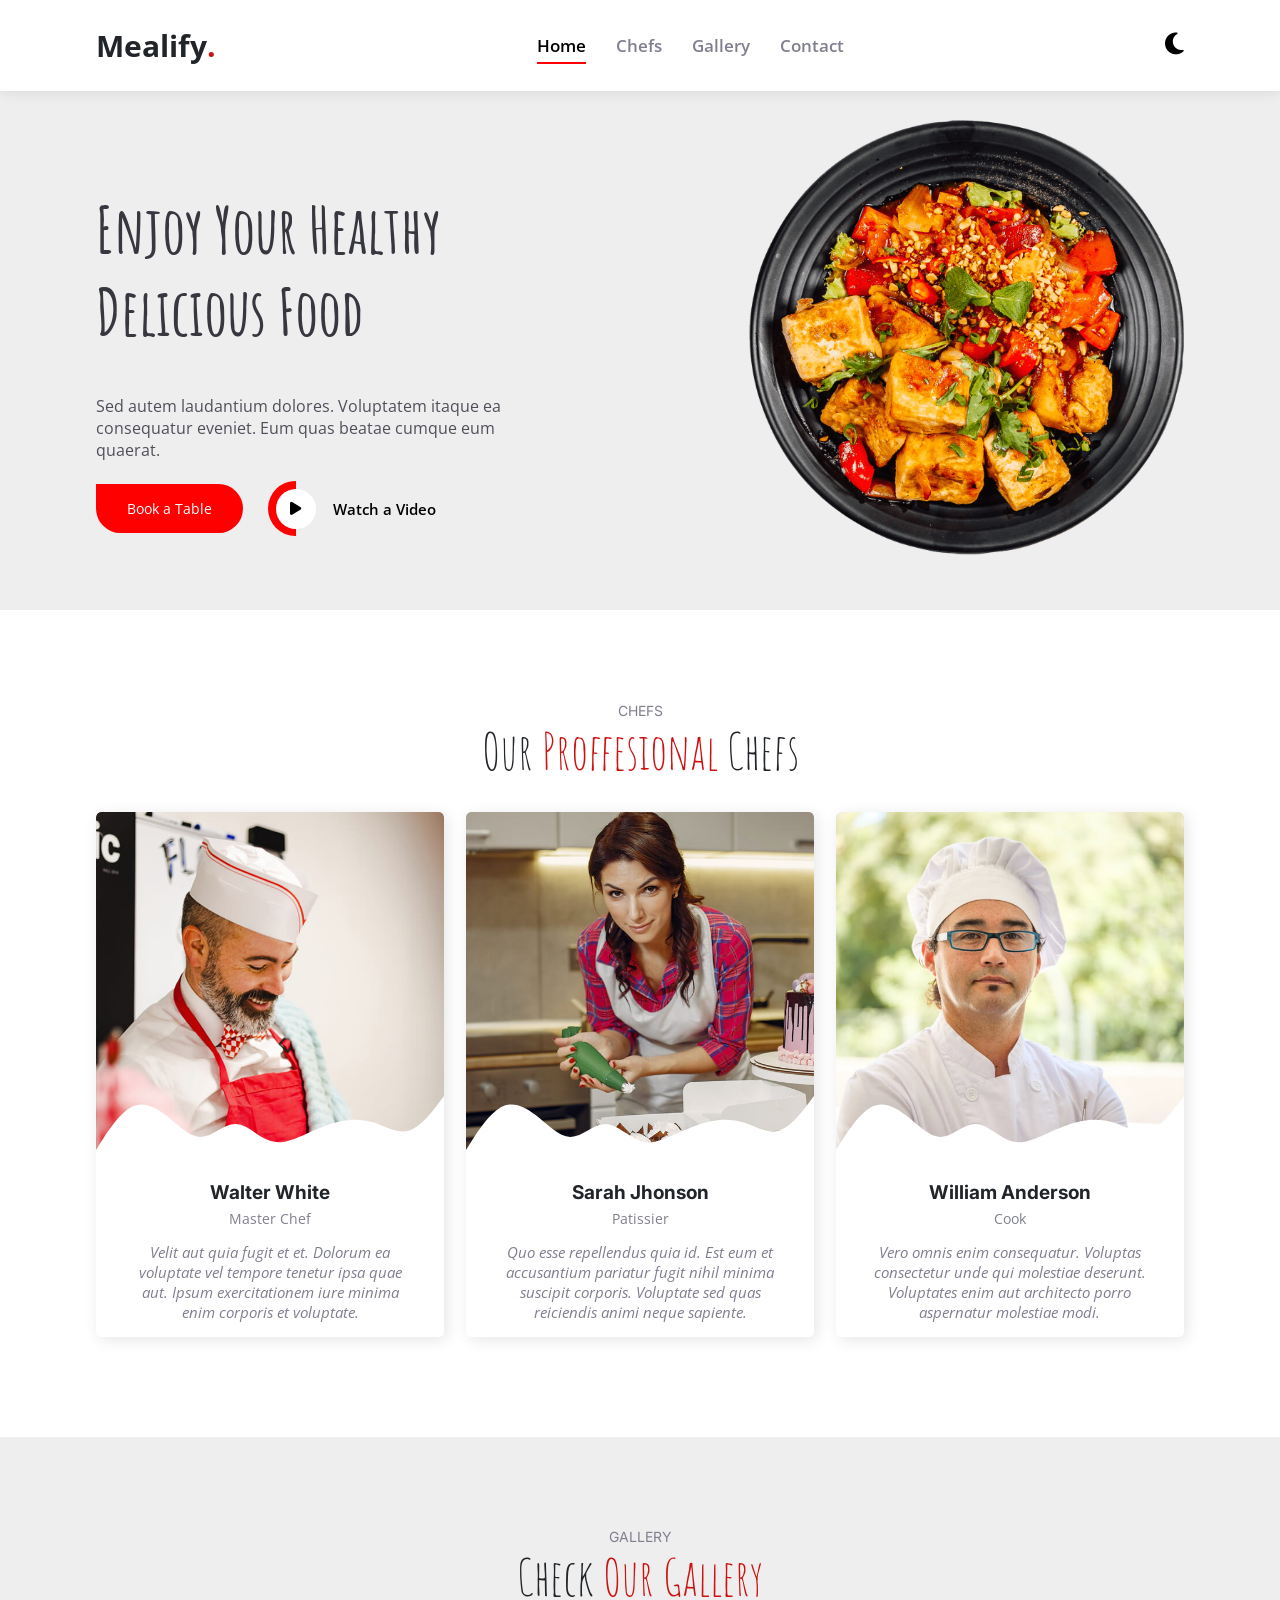
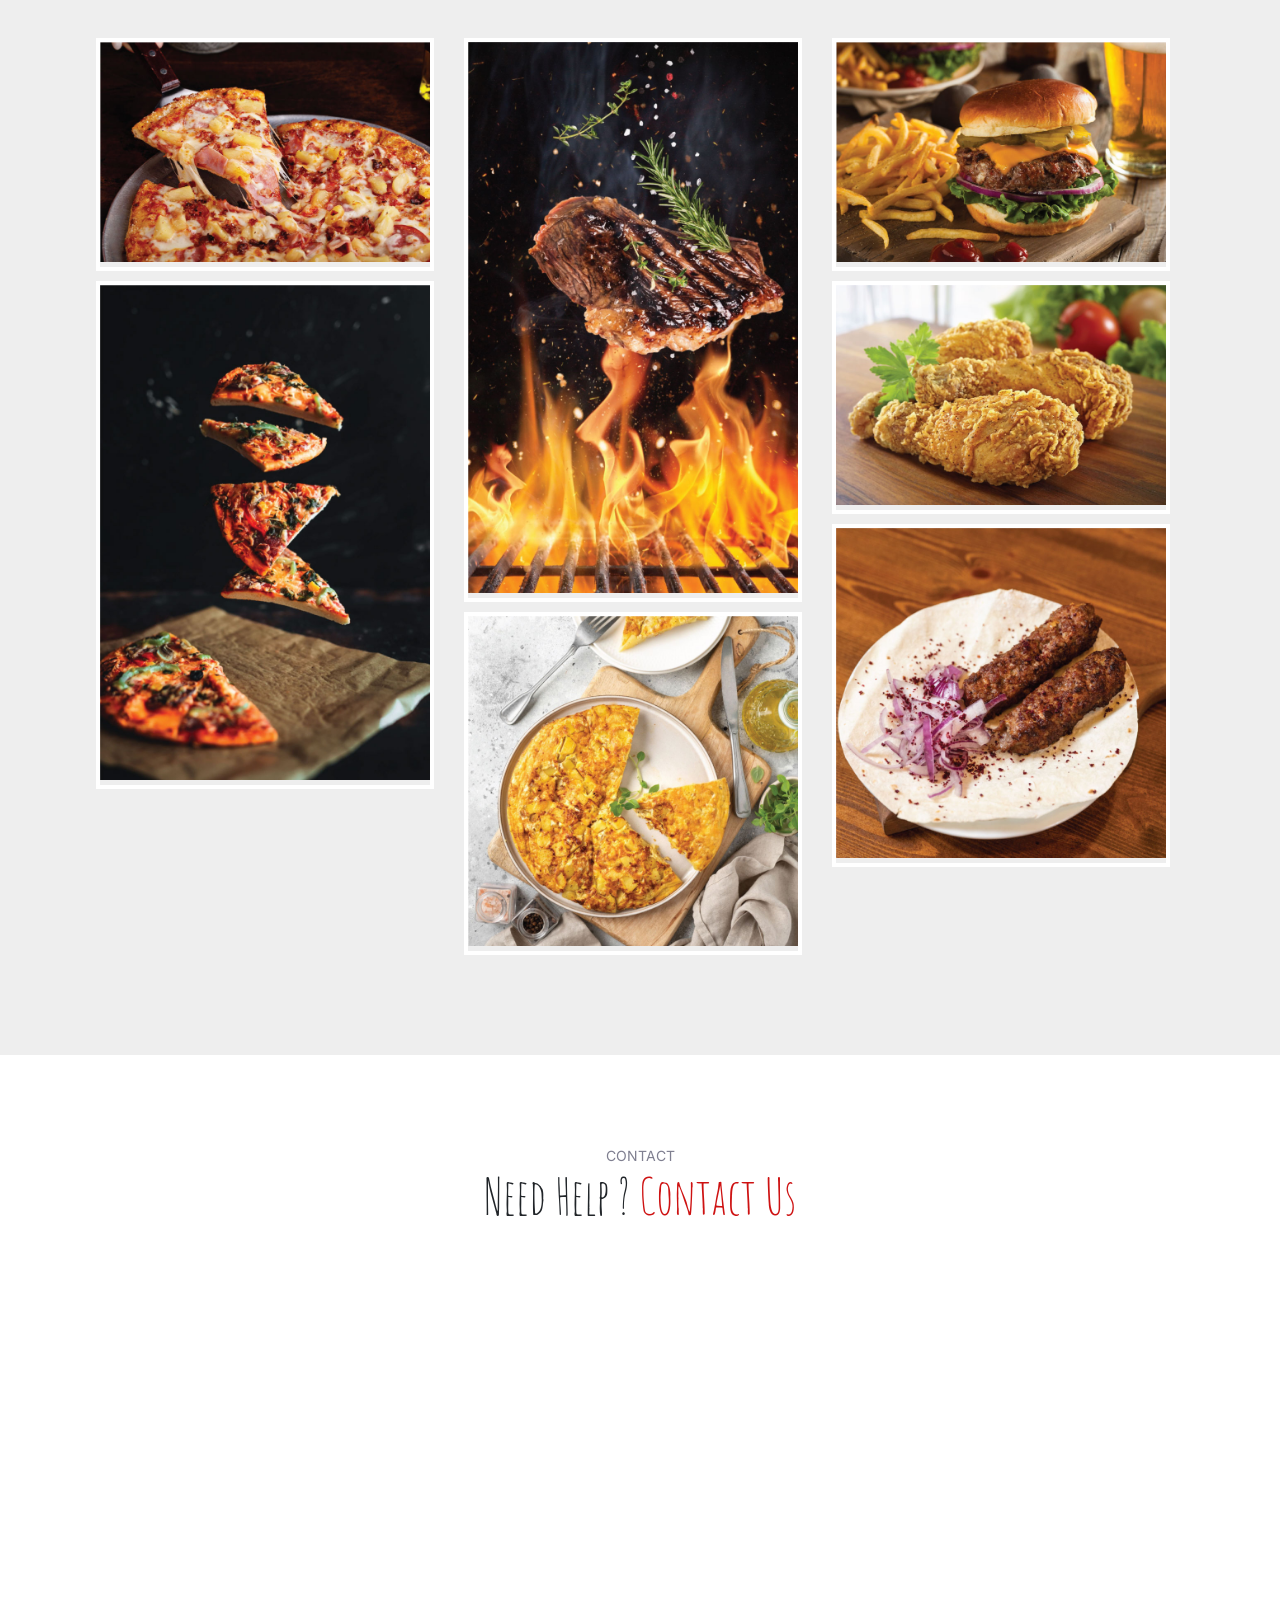
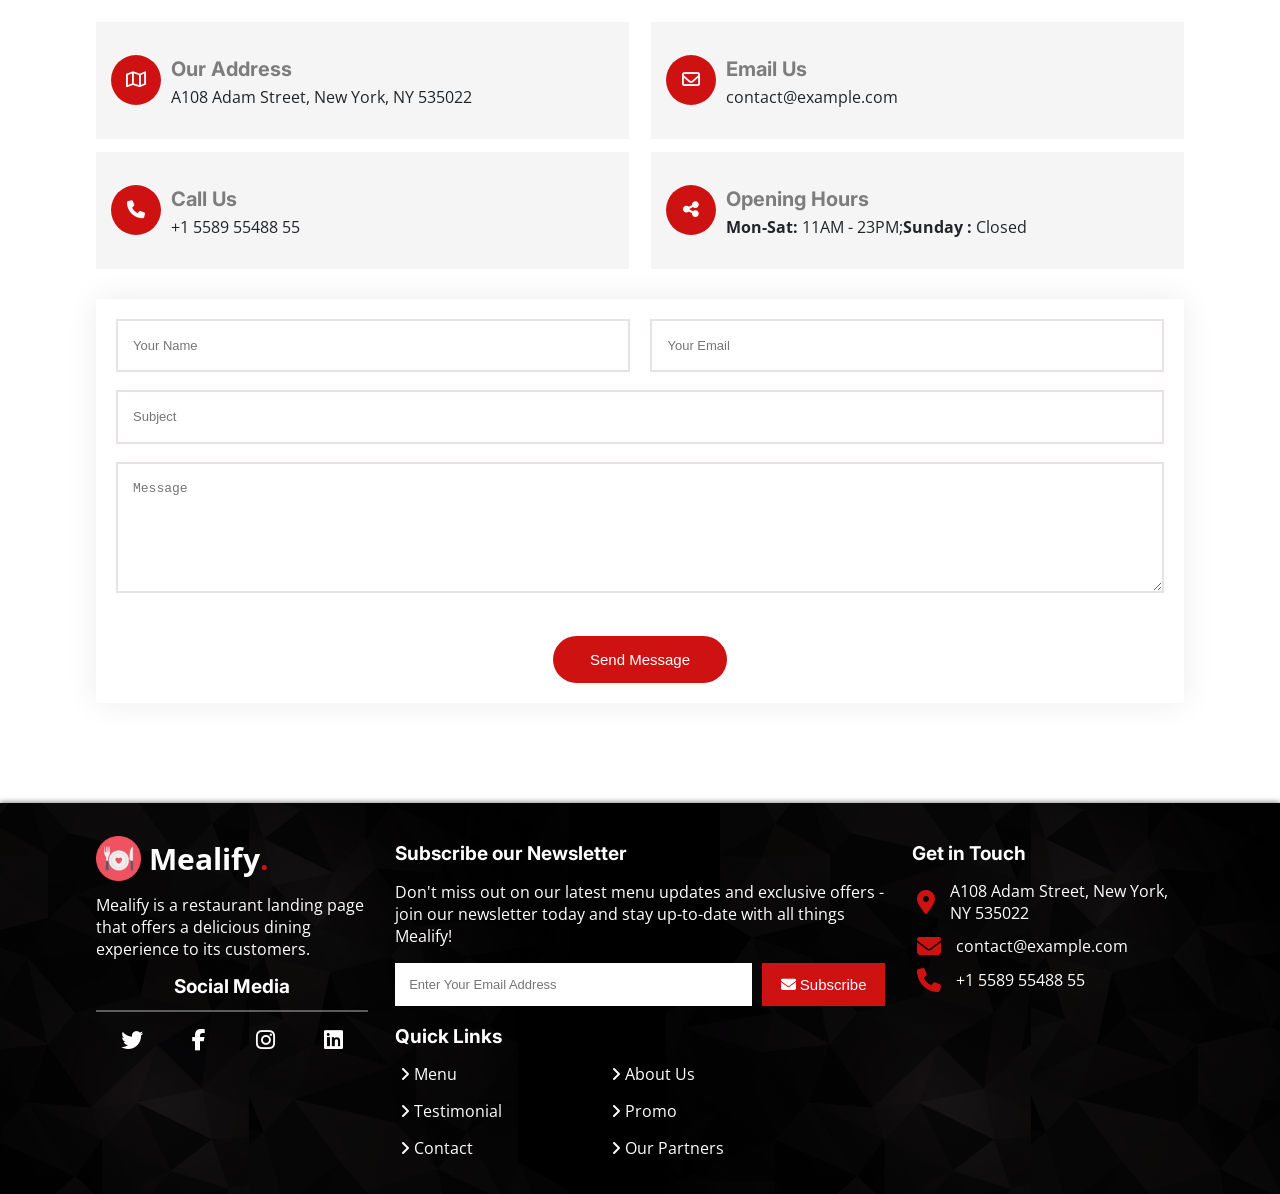
<file: index.html>
<!DOCTYPE html>
<html lang="en">

    <head>
        <meta charset="UTF-8">
        <meta name="viewport" content="width=device-width, initial-scale=1.0">
        <title>Mealify</title>
        <link rel="shortcut icon" href="img/favicon.png" type="image/x-icon">
        <link rel="preconnect" href="https://fonts.googleapis.com">
        <link rel="preconnect" href="https://fonts.gstatic.com" crossorigin>
        <link
            href="https://fonts.googleapis.com/css2?family=Amatic+SC:wght@400;700&family=Inter:wght@100..900&family=Open+Sans:ital,wght@0,300..800;1,300..800&display=swap"
            rel="stylesheet">
        <link rel="stylesheet" href="css/all.min.css">
        <link rel="stylesheet" href="css/style.css">
        <link rel="stylesheet" href="css/media.css">
    </head>
    </div>

    <body>
        <nav>
            <div class="container">
                <div class="nav-parent">
                    <div class="nav-logo">
                        <h2>Mealify<span>.</span></h2>
                    </div>
                    <div class="nav-links">
                        <ul>
                            <li><a href="#home">Home</a></li>
                            <li><a href="#chefs">Chefs</a></li>
                            <li><a href="#gallery">Gallery</a></li>
                            <li><a href="#contact">Contact</a></li>
                        </ul>
                    </div>

                    <div class="nav-icon">
                        <i class="fa-solid fa-moon" style="color: #000000;"></i>
                    </div>
                </div>

        </nav>
        <header id="home">
            <div class="container">
                <div class="header-parent">
                    <div class="header-content">
                        <h1>Enjoy Your Healthy <br> Delicious Food</h1>
                        <p>Sed autem laudantium dolores. Voluptatem itaque ea consequatur eveniet. Eum quas beatae
                            cumque eum quaerat.</p>
                        <div class="btn-group">
                            <a class="btn1">
                                Book a Table
                            </a>
                            <a class="btn2">
                                <div class="btn2-icon">
                                    <i class="fa-solid fa-play"></i>
                                </div>
                                Watch a Video
                            </a>
                        </div>
                    </div>
                    <picture class="header-img">
                        <img src="img/hero-img.png" alt="Dish">
                    </picture>
                </div>
            </div>
        </header>

        <!-- chefs -->
        <section class="chef space-y" id="chefs">
            <div class="container">
                <div class="chef-content text-center">
                    <h2 class="title-head">chefs</h2>
                    <h3 class="title-content">Our <span>Proffesional</span> Chefs</h3>
                </div>
                <div class="chef-cards">
                    <div class="card">
                        <div class="social-icons">
                            <i class="fa-brands fa-twitter"></i>
                            <i class="fa-brands fa-facebook-f"></i>
                            <i class="fa-brands fa-instagram"></i>
                            <i class="fa-brands fa-linkedin"></i>
                        </div>
                        <div class="card-img">
                            <img src="img/chefs-1.jpg" alt="">
                            <svg xmlns="http://www.w3.org/2000/svg" viewBox="0 0 1440 320">
                                <path fill="#ffffff" fill-opacity="1"
                                    d="M0,256L24,218.7C48,181,96,107,144,80C192,53,240,75,288,112C336,149,384,203,432,202.7C480,203,528,149,576,149.3C624,149,672,203,720,218.7C768,235,816,213,864,192C912,171,960,149,1008,138.7C1056,128,1104,128,1152,144C1200,160,1248,192,1296,176C1344,160,1392,96,1416,64L1440,32L1440,320L1416,320C1392,320,1344,320,1296,320C1248,320,1200,320,1152,320C1104,320,1056,320,1008,320C960,320,912,320,864,320C816,320,768,320,720,320C672,320,624,320,576,320C528,320,480,320,432,320C384,320,336,320,288,320C240,320,192,320,144,320C96,320,48,320,24,320L0,320Z">
                                </path>
                            </svg>
                        </div>
                        <div class="card-content text-center">
                            <h2>Walter White</h2>
                            <p>Master Chef</p>
                            <p>Velit aut quia fugit et et. Dolorum ea voluptate vel tempore tenetur ipsa quae aut.
                                Ipsum exercitationem iure minima
                                enim corporis et voluptate.</p>
                        </div>

                    </div>
                    <div class="card">
                        <div class="social-icons">
                            <i class="fa-brands fa-twitter"></i>
                            <i class="fa-brands fa-facebook-f"></i>
                            <i class="fa-brands fa-instagram"></i>
                            <i class="fa-brands fa-linkedin"></i>
                        </div>
                        <div class="card-img">
                            <img src="img/chefs-2.jpg" alt="">
                            <svg xmlns="http://www.w3.org/2000/svg" viewBox="0 0 1440 320">
                                <path fill="#ffffff" fill-opacity="1"
                                    d="M0,256L24,218.7C48,181,96,107,144,80C192,53,240,75,288,112C336,149,384,203,432,202.7C480,203,528,149,576,149.3C624,149,672,203,720,218.7C768,235,816,213,864,192C912,171,960,149,1008,138.7C1056,128,1104,128,1152,144C1200,160,1248,192,1296,176C1344,160,1392,96,1416,64L1440,32L1440,320L1416,320C1392,320,1344,320,1296,320C1248,320,1200,320,1152,320C1104,320,1056,320,1008,320C960,320,912,320,864,320C816,320,768,320,720,320C672,320,624,320,576,320C528,320,480,320,432,320C384,320,336,320,288,320C240,320,192,320,144,320C96,320,48,320,24,320L0,320Z">
                                </path>
                            </svg>
                        </div>
                        <div class="card-content text-center">
                            <h2>Sarah Jhonson</h2>
                            <p>Patissier</p>
                            <p>Quo esse repellendus quia id. Est eum et accusantium pariatur fugit nihil minima
                                suscipit corporis. Voluptate sed quas
                                reiciendis animi neque sapiente.</p>
                        </div>

                    </div>
                    <div class="card">
                        <div class="social-icons">
                            <i class="fa-brands fa-twitter"></i>
                            <i class="fa-brands fa-facebook-f"></i>
                            <i class="fa-brands fa-instagram"></i>
                            <i class="fa-brands fa-linkedin"></i>
                        </div>
                        <div class="card-img">
                            <img src="img/chefs-3.jpg" alt="">
                            <svg xmlns="http://www.w3.org/2000/svg" viewBox="0 0 1440 320">
                                <path fill="#ffffff" fill-opacity="1"
                                    d="M0,256L24,218.7C48,181,96,107,144,80C192,53,240,75,288,112C336,149,384,203,432,202.7C480,203,528,149,576,149.3C624,149,672,203,720,218.7C768,235,816,213,864,192C912,171,960,149,1008,138.7C1056,128,1104,128,1152,144C1200,160,1248,192,1296,176C1344,160,1392,96,1416,64L1440,32L1440,320L1416,320C1392,320,1344,320,1296,320C1248,320,1200,320,1152,320C1104,320,1056,320,1008,320C960,320,912,320,864,320C816,320,768,320,720,320C672,320,624,320,576,320C528,320,480,320,432,320C384,320,336,320,288,320C240,320,192,320,144,320C96,320,48,320,24,320L0,320Z">
                                </path>
                            </svg>
                        </div>
                        <div class="card-content text-center">
                            <h2>William Anderson</h2>
                            <p>Cook</p>
                            <p>Vero omnis enim consequatur. Voluptas consectetur unde qui molestiae deserunt.
                                Voluptates enim aut architecto porro
                                aspernatur molestiae modi.</p>
                        </div>

                    </div>
                </div>
            </div>
        </section>
        <!-- gallery -->
        <section class="gallery space-y" id="gallery">
            <div class="container">
                <div class="gallery-content text-center">
                    <h2 class="title-head">gallery</h2>
                    <h3 class="title-content">Check <span>Our Gallery</span></h3>
                    <div class="gallery-layout">
                        <div class="layer-position order-1">
                            <img src="img/meal-1.jpg" alt="Hawaiian pizza">
                            <div class="layer">
                                <h2>Pizza</h2>
                                <p>Hawaiian pizza with ham and pineapple</p>
                            </div>
                        </div>
                        <div class="layer-position order-3">
                            <img src="img/meal-4.jpg" alt="Levitation pizza">
                            <div class="layer">
                                <h2>Levitation pizza</h2>
                                <p>Levitation pizza on black background.</p>
                            </div>
                        </div>
                        <div class="layer-position order-5">
                            <img src="img/meal-2.jpg" alt="Beef steaks">
                            <div class="layer">
                                <h2>Beef steaks</h2>
                                <p>Tasty beef steaks flying above cast iron grate with fire flames.</p>
                            </div>
                        </div>
                        <div class="layer-position order-4">
                            <img src="img/meal-7.jpg" alt="Frittata">
                            <div class="layer">
                                <h2>Frittata</h2>
                                <p>Frittata or potato pie in a ceramic plate</p>
                            </div>
                        </div>
                        <div class="layer-position order-2">
                            <img src="img/meal-3.jpg" alt="Burger">
                            <div class="layer">
                                <h2>Burger</h2>
                                <p>grass fed bison hamburger with chips & beer</p>
                            </div>
                        </div>



                        <div class="layer-position order-6">
                            <img src="img/meal-5.jpg" alt="Crispy Fried Chicken">
                            <div class="layer">
                                <h2>Crispy Fried Chicken</h2>
                                <p>Golden brown chicken legs with a crunchy coating and juicy meat</p>
                            </div>
                        </div>
                        <div class="layer-position order-7">
                            <img src="img/meal-6.jpg" alt="Lyulya kebab">
                            <div class="layer">
                                <h2>Lyulya kebab</h2>
                                <p>Tender and juicy skewers of ground lamb or beef, flavored with aromatic spices
                                    and herbs</p>
                            </div>
                        </div>

                    </div>
                </div>
            </div>
        </section>
        <!-- contact -->
        <section class="contact space-y" id="contact">
            <div class="container">
                <div class="contact-content">
                    <h2 class="title-head text-center">contact</h2>
                    <h3 class="title-content text-center">Need Help ? <span>Contact Us</span></h3>
                    <iframe
                        src="https://www.google.com/maps/embed?pb=!1m18!1m12!1m3!1d3456.638444775009!2d31.255423574352548!3d29.961076722518037!2m3!1f0!2f0!3f0!3m2!1i1024!2i768!4f13.1!3m3!1m2!1s0x14584782ead906cd%3A0x6feb36b41789dfff!2sRoute%20academy!5e0!3m2!1sen!2seg!4v1713953296644!5m2!1sen!2seg"
                        style="border:0;" allowfullscreen="" loading="lazy"
                        referrerpolicy="no-referrer-when-downgrade"></iframe>
                    <div class="contact-info">
                        <div class="info">
                            <div class="info-icon">
                                <i class="fa-regular fa-map"></i>
                            </div>
                            <div class="info-content">
                                <h3>Our Address</h3>
                                <p>A108 Adam Street, New York, NY 535022</p>
                            </div>
                        </div>
                        <div class="info">
                            <div class="info-icon">
                                <i class="fa-regular fa-envelope"></i>
                            </div>
                            <div class="info-content">
                                <h3>Email Us</h3>
                                <p>contact@example.com</p>
                            </div>
                        </div>
                        <div class="info">
                            <div class="info-icon">
                                <i class="fa-solid fa-phone"></i>
                            </div>
                            <div class="info-content">
                                <h3>Call Us</h3>
                                <p>+1 5589 55488 55</p>
                            </div>
                        </div>
                        <div class="info">
                            <div class="info-icon">
                                <i class="fa-solid fa-share-nodes"></i>
                            </div>
                            <div class="info-content">
                                <h3>Opening Hours</h3>
                                <p><span>Mon-Sat:</span> 11AM - 23PM;<span>Sunday :</span> Closed</p>
                            </div>
                        </div>
                    </div>
                </div>
            </div>
        </section>
        <!-- form -->
        <section class="form space-y">
            <div class="container">
                <form action="" method="">
                    <div class="form-flex">
                        <input type="text" name="name" id="name" placeholder="Your Name">
                        <input type="email" name="email" id="email" placeholder="Your Email">
                    </div>
                    <input type="text" name="subject" id="subject" placeholder="Subject">
                    <textarea name="message" cols="10" rows="5" id="message" cols="30" rows="10"
                        placeholder="Message"></textarea>
                    <button type="submit">Send Message</button>
                </form>
            </div>
        </section>
        <footer>
            <div class="container">
                <div class="footer-content">
                    <div class="footer-1">
                        <div class="mealify-logo">
                            <img src="img/favicon.png" alt="logo">
                            <h2>Mealify<span>.</span></h2>
                        </div>
                        <p>Mealify is a restaurant landing page that offers a delicious dining experience to its
                            customers.
                        </p>
                        <h3>Social Media</h3>
                        <div class="social-links">
                            <i class="fa-brands fa-twitter"></i>
                            <i class="fa-brands fa-facebook-f"></i>
                            <i class="fa-brands fa-instagram"></i>
                            <i class="fa-brands fa-linkedin"></i>
                        </div>
                    </div>
                    <fiv class="footer-2">
                        <h3>Subscribe our Newsletter</h3>
                        <p>Don't miss out on our latest menu updates and exclusive offers - join our newsletter today
                            and
                            stay up-to-date with all
                            things Mealify!</p>
                        <div class="subscribe">
                            <input type="email" name="u_emsil" id="u_email" placeholder="Enter Your Email Address">
                            <button type="submit"><i class="fa-solid fa-envelope"></i> Subscribe</button>
                        </div>
                        <div class="quick-links">
                            <h3>Quick Links</h3>
                            <ul>
                                <li><i class="fa-solid fa-angle-right"></i> Menu</li>
                                <li><i class="fa-solid fa-angle-right"></i> About Us</li>
                                <li><i class="fa-solid fa-angle-right"></i> Testimonial</li>
                                <li><i class="fa-solid fa-angle-right"></i> Promo</li>
                                <li><i class="fa-solid fa-angle-right"></i> Contact</li>
                                <li><i class="fa-solid fa-angle-right"></i> Our Partners</li>
                            </ul>
                        </div>
                    </fiv>
                    <div class="footer-3">
                        <h3>Get in Touch</h3>
                        <ul>
                            <li><i class="fa-solid fa-location-dot"></i><span>A108 Adam Street, New York, NY
                                    535022</span>
                            </li>
                            <li><i class="fa-solid fa-envelope"></i><span>contact@example.com</span>
                            </li>
                            <li><i class="fa-solid fa-phone"></i><span>+1 5589 55488 55</span>
                            </li>
                        </ul>
                    </div>
                </div>

            </div>
        </footer>
    </body>

</html>
</file>
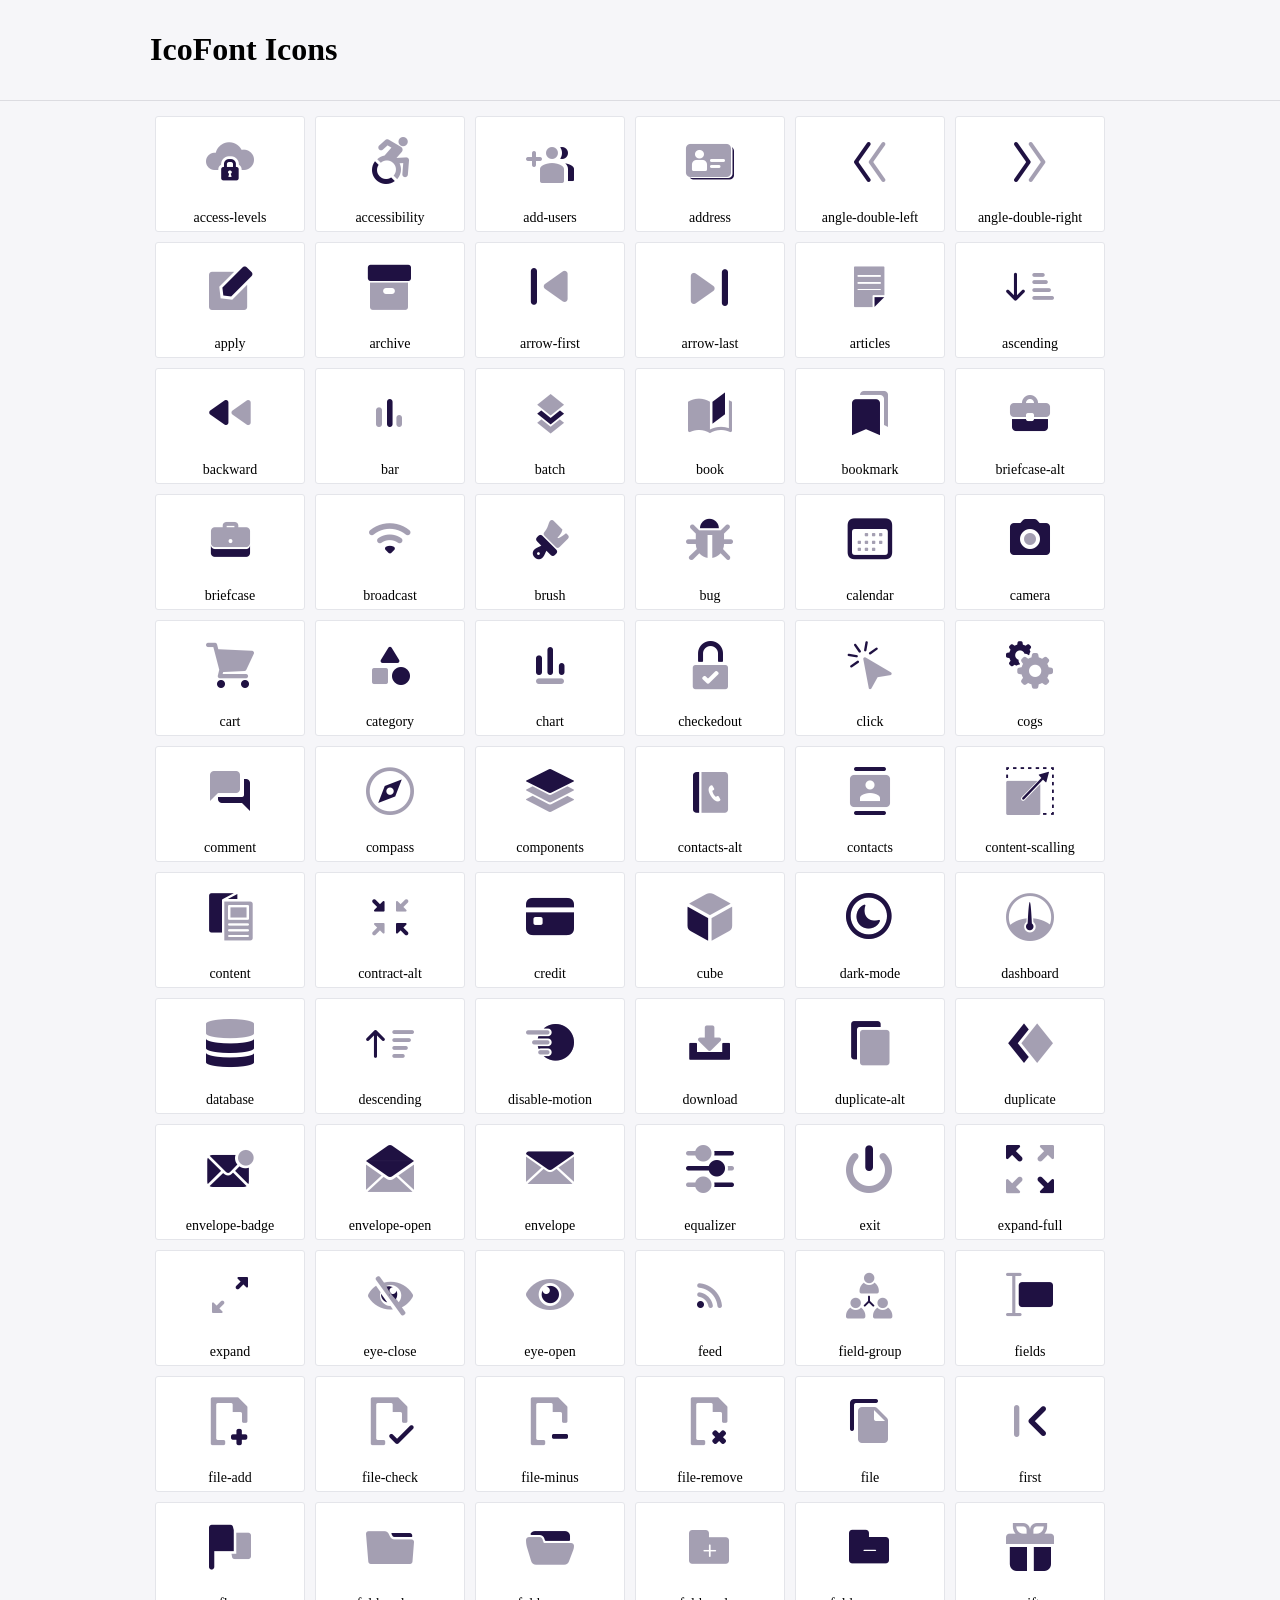
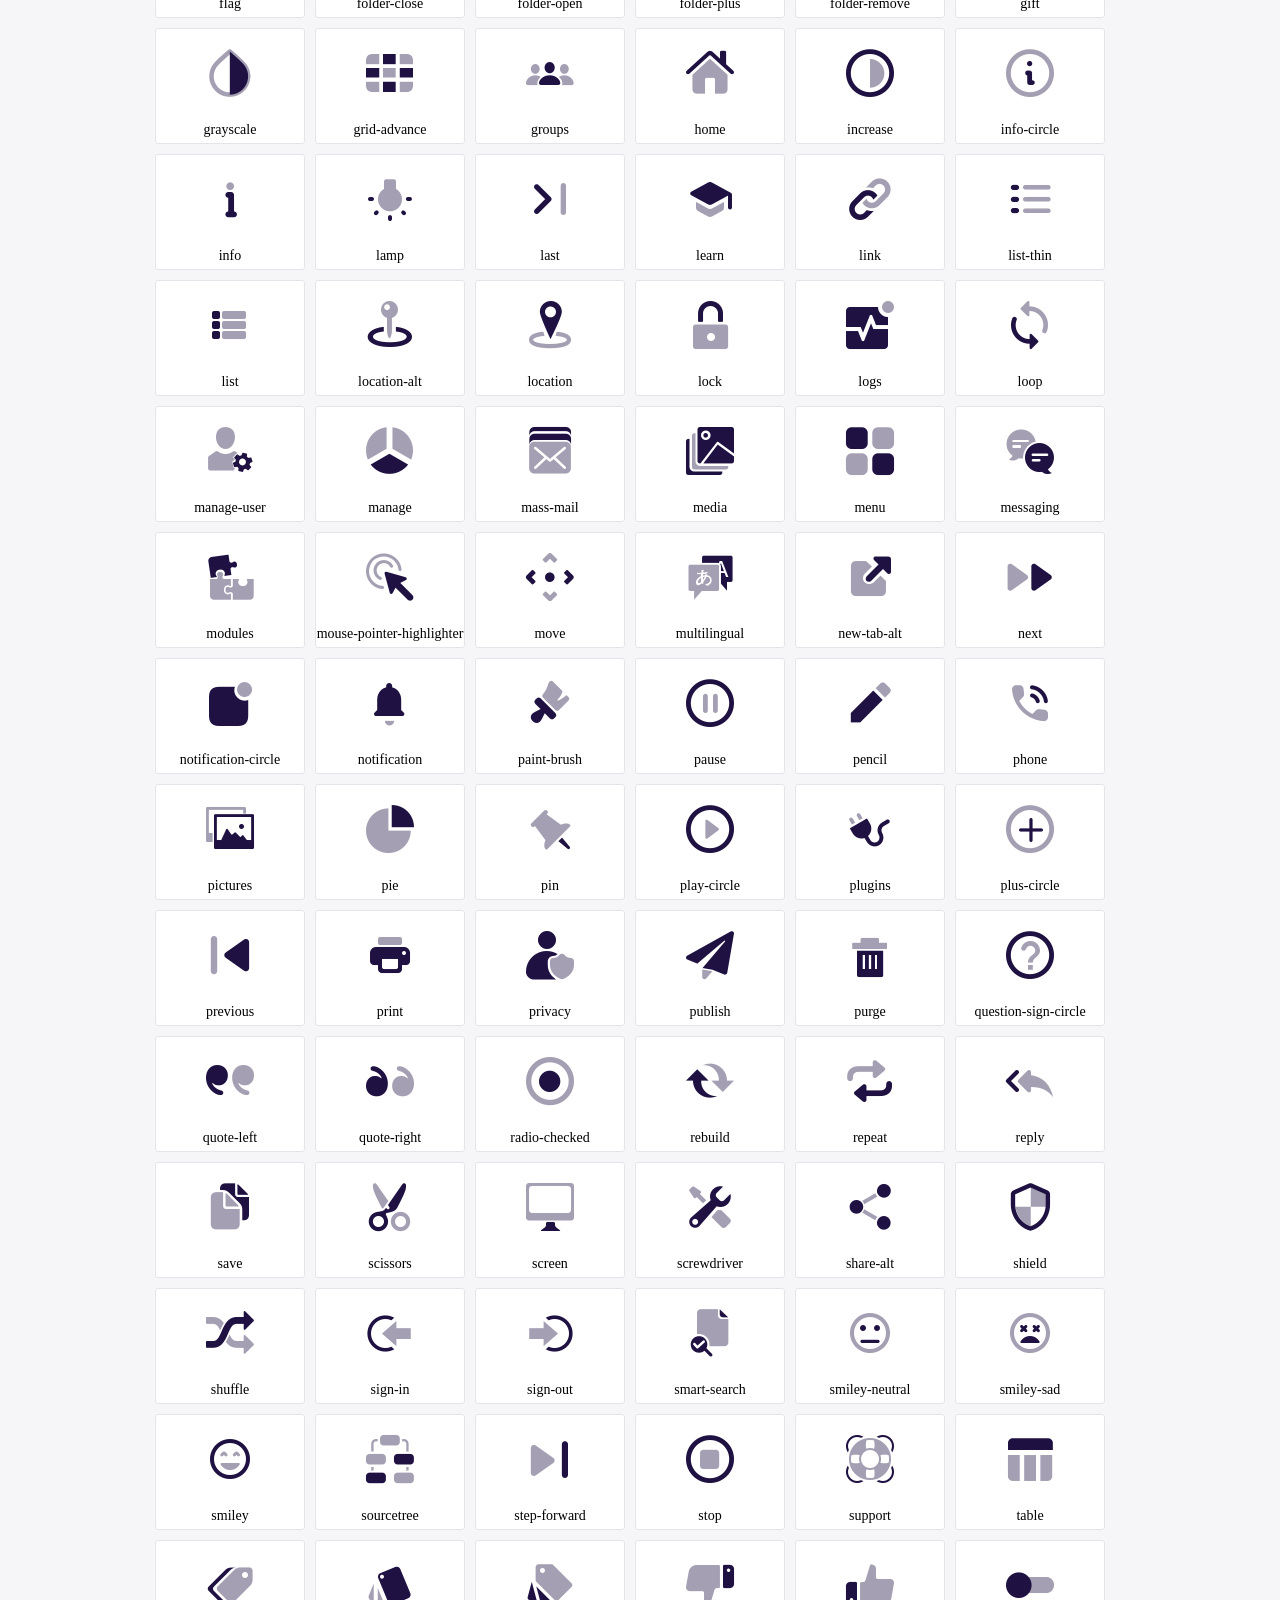
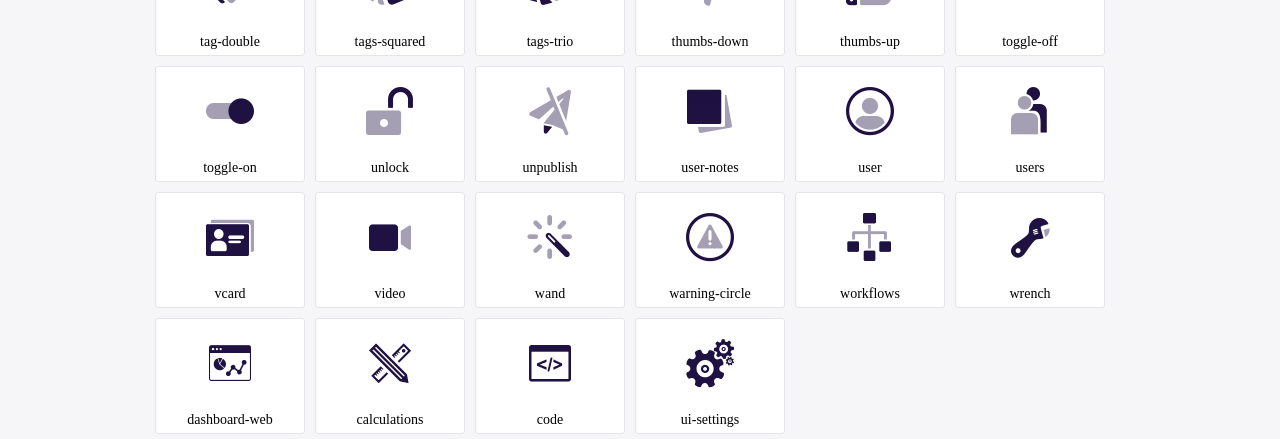
<file: icofont/demo.html>
<!DOCTYPE html>
	<html>
	<head>
		<meta charset="utf-8">
		<title>Examples | IcoFont</title>
		<link rel="stylesheet" type="text/css" href="./icofont.min.css">
		<style type="text/css">
			body {
				margin: 0;
				padding: 0;
				background: #F6F6F9;
			}
			.header {
				border-bottom: 1px solid #DCDCE1;
				padding: 10px 0;
				margin-bottom: 10px;
			}
			.container {
				width: 980px;
				margin: 0 auto;
			}
			.ico-title {
				font-size: 2em;
			}
			.iconlist {
				margin: 0;
				padding: 0;
				list-style: none;
				text-align: center;
				width: 100%;
				display: flex;
				flex-wrap: wrap;
				flex-direction: row;
			}
			.iconlist li {
				position: relative;
				margin: 5px;
				width: 150px;
				cursor: pointer;
			}
			.iconlist li .icon-holder {
				position: relative;
				text-align: center;
				border-radius: 3px;
				overflow: hidden;
				padding-bottom: 5px;
				background: #ffffff;
				border: 1px solid #E4E5EA;
				transition: all 0.2s linear 0s;
			}
			.iconlist li .icon-holder:hover {
				background: #00C3DA;
				color: #ffffff;
			}
			.iconlist li .icon-holder:hover .icon i {
				color: #ffffff;
			}
			.iconlist li .icon-holder .icon {
				padding: 20px;
				text-align: center;
			}
			.iconlist li .icon-holder .icon i {
				font-size: 3em;
				color: #1F1142;
			}
			.iconlist li .icon-holder span {
				font-size: 14px;
				display: block;
				margin-top: 5px;
				border-radius: 3px;
			}
		</style>
	</head>
	<body>
	<div class="header">
		<div class="container">
			<h1 class="ico-title"> IcoFont Icons </h1>
		</div>
	</div>
	<div class="container">
		<ul class="iconlist">
		
		<li>
			<div class="icon-holder">
				<div class="icon"> 
					<i class="icofont-duotone icofont-access-levels"></i>
				</div> 
				<span> access-levels </span>
				
			</div>
		</li>
		
		<li>
			<div class="icon-holder">
				<div class="icon"> 
					<i class="icofont-duotone icofont-accessibility"></i>
				</div> 
				<span> accessibility </span>
				
			</div>
		</li>
		
		<li>
			<div class="icon-holder">
				<div class="icon"> 
					<i class="icofont-duotone icofont-add-users"></i>
				</div> 
				<span> add-users </span>
				
			</div>
		</li>
		
		<li>
			<div class="icon-holder">
				<div class="icon"> 
					<i class="icofont-duotone icofont-address"></i>
				</div> 
				<span> address </span>
				
			</div>
		</li>
		
		<li>
			<div class="icon-holder">
				<div class="icon"> 
					<i class="icofont-duotone icofont-angle-double-left"></i>
				</div> 
				<span> angle-double-left </span>
				
			</div>
		</li>
		
		<li>
			<div class="icon-holder">
				<div class="icon"> 
					<i class="icofont-duotone icofont-angle-double-right"></i>
				</div> 
				<span> angle-double-right </span>
				
			</div>
		</li>
		
		<li>
			<div class="icon-holder">
				<div class="icon"> 
					<i class="icofont-duotone icofont-apply"></i>
				</div> 
				<span> apply </span>
				
			</div>
		</li>
		
		<li>
			<div class="icon-holder">
				<div class="icon"> 
					<i class="icofont-duotone icofont-archive"></i>
				</div> 
				<span> archive </span>
				
			</div>
		</li>
		
		<li>
			<div class="icon-holder">
				<div class="icon"> 
					<i class="icofont-duotone icofont-arrow-first"></i>
				</div> 
				<span> arrow-first </span>
				
			</div>
		</li>
		
		<li>
			<div class="icon-holder">
				<div class="icon"> 
					<i class="icofont-duotone icofont-arrow-last"></i>
				</div> 
				<span> arrow-last </span>
				
			</div>
		</li>
		
		<li>
			<div class="icon-holder">
				<div class="icon"> 
					<i class="icofont-duotone icofont-articles"></i>
				</div> 
				<span> articles </span>
				
			</div>
		</li>
		
		<li>
			<div class="icon-holder">
				<div class="icon"> 
					<i class="icofont-duotone icofont-ascending"></i>
				</div> 
				<span> ascending </span>
				
			</div>
		</li>
		
		<li>
			<div class="icon-holder">
				<div class="icon"> 
					<i class="icofont-duotone icofont-backward"></i>
				</div> 
				<span> backward </span>
				
			</div>
		</li>
		
		<li>
			<div class="icon-holder">
				<div class="icon"> 
					<i class="icofont-duotone icofont-bar"></i>
				</div> 
				<span> bar </span>
				
			</div>
		</li>
		
		<li>
			<div class="icon-holder">
				<div class="icon"> 
					<i class="icofont-duotone icofont-batch"></i>
				</div> 
				<span> batch </span>
				
			</div>
		</li>
		
		<li>
			<div class="icon-holder">
				<div class="icon"> 
					<i class="icofont-duotone icofont-book"></i>
				</div> 
				<span> book </span>
				
			</div>
		</li>
		
		<li>
			<div class="icon-holder">
				<div class="icon"> 
					<i class="icofont-duotone icofont-bookmark"></i>
				</div> 
				<span> bookmark </span>
				
			</div>
		</li>
		
		<li>
			<div class="icon-holder">
				<div class="icon"> 
					<i class="icofont-duotone icofont-briefcase-alt"></i>
				</div> 
				<span> briefcase-alt </span>
				
			</div>
		</li>
		
		<li>
			<div class="icon-holder">
				<div class="icon"> 
					<i class="icofont-duotone icofont-briefcase"></i>
				</div> 
				<span> briefcase </span>
				
			</div>
		</li>
		
		<li>
			<div class="icon-holder">
				<div class="icon"> 
					<i class="icofont-duotone icofont-broadcast"></i>
				</div> 
				<span> broadcast </span>
				
			</div>
		</li>
		
		<li>
			<div class="icon-holder">
				<div class="icon"> 
					<i class="icofont-duotone icofont-brush"></i>
				</div> 
				<span> brush </span>
				
			</div>
		</li>
		
		<li>
			<div class="icon-holder">
				<div class="icon"> 
					<i class="icofont-duotone icofont-bug"></i>
				</div> 
				<span> bug </span>
				
			</div>
		</li>
		
		<li>
			<div class="icon-holder">
				<div class="icon"> 
					<i class="icofont-duotone icofont-calendar"></i>
				</div> 
				<span> calendar </span>
				
			</div>
		</li>
		
		<li>
			<div class="icon-holder">
				<div class="icon"> 
					<i class="icofont-duotone icofont-camera"></i>
				</div> 
				<span> camera </span>
				
			</div>
		</li>
		
		<li>
			<div class="icon-holder">
				<div class="icon"> 
					<i class="icofont-duotone icofont-cart"></i>
				</div> 
				<span> cart </span>
				
			</div>
		</li>
		
		<li>
			<div class="icon-holder">
				<div class="icon"> 
					<i class="icofont-duotone icofont-category"></i>
				</div> 
				<span> category </span>
				
			</div>
		</li>
		
		<li>
			<div class="icon-holder">
				<div class="icon"> 
					<i class="icofont-duotone icofont-chart"></i>
				</div> 
				<span> chart </span>
				
			</div>
		</li>
		
		<li>
			<div class="icon-holder">
				<div class="icon"> 
					<i class="icofont-duotone icofont-checkedout"></i>
				</div> 
				<span> checkedout </span>
				
			</div>
		</li>
		
		<li>
			<div class="icon-holder">
				<div class="icon"> 
					<i class="icofont-duotone icofont-click"></i>
				</div> 
				<span> click </span>
				
			</div>
		</li>
		
		<li>
			<div class="icon-holder">
				<div class="icon"> 
					<i class="icofont-duotone icofont-cogs"></i>
				</div> 
				<span> cogs </span>
				
			</div>
		</li>
		
		<li>
			<div class="icon-holder">
				<div class="icon"> 
					<i class="icofont-duotone icofont-comment"></i>
				</div> 
				<span> comment </span>
				
			</div>
		</li>
		
		<li>
			<div class="icon-holder">
				<div class="icon"> 
					<i class="icofont-duotone icofont-compass"></i>
				</div> 
				<span> compass </span>
				
			</div>
		</li>
		
		<li>
			<div class="icon-holder">
				<div class="icon"> 
					<i class="icofont-duotone icofont-components"></i>
				</div> 
				<span> components </span>
				
			</div>
		</li>
		
		<li>
			<div class="icon-holder">
				<div class="icon"> 
					<i class="icofont-duotone icofont-contacts-alt"></i>
				</div> 
				<span> contacts-alt </span>
				
			</div>
		</li>
		
		<li>
			<div class="icon-holder">
				<div class="icon"> 
					<i class="icofont-duotone icofont-contacts"></i>
				</div> 
				<span> contacts </span>
				
			</div>
		</li>
		
		<li>
			<div class="icon-holder">
				<div class="icon"> 
					<i class="icofont-duotone icofont-content-scalling"></i>
				</div> 
				<span> content-scalling </span>
				
			</div>
		</li>
		
		<li>
			<div class="icon-holder">
				<div class="icon"> 
					<i class="icofont-duotone icofont-content"></i>
				</div> 
				<span> content </span>
				
			</div>
		</li>
		
		<li>
			<div class="icon-holder">
				<div class="icon"> 
					<i class="icofont-duotone icofont-contract-alt"></i>
				</div> 
				<span> contract-alt </span>
				
			</div>
		</li>
		
		<li>
			<div class="icon-holder">
				<div class="icon"> 
					<i class="icofont-duotone icofont-credit"></i>
				</div> 
				<span> credit </span>
				
			</div>
		</li>
		
		<li>
			<div class="icon-holder">
				<div class="icon"> 
					<i class="icofont-duotone icofont-cube"></i>
				</div> 
				<span> cube </span>
				
			</div>
		</li>
		
		<li>
			<div class="icon-holder">
				<div class="icon"> 
					<i class="icofont-duotone icofont-dark-mode"></i>
				</div> 
				<span> dark-mode </span>
				
			</div>
		</li>
		
		<li>
			<div class="icon-holder">
				<div class="icon"> 
					<i class="icofont-duotone icofont-dashboard"></i>
				</div> 
				<span> dashboard </span>
				
			</div>
		</li>
		
		<li>
			<div class="icon-holder">
				<div class="icon"> 
					<i class="icofont-duotone icofont-database"></i>
				</div> 
				<span> database </span>
				
			</div>
		</li>
		
		<li>
			<div class="icon-holder">
				<div class="icon"> 
					<i class="icofont-duotone icofont-descending"></i>
				</div> 
				<span> descending </span>
				
			</div>
		</li>
		
		<li>
			<div class="icon-holder">
				<div class="icon"> 
					<i class="icofont-duotone icofont-disable-motion"></i>
				</div> 
				<span> disable-motion </span>
				
			</div>
		</li>
		
		<li>
			<div class="icon-holder">
				<div class="icon"> 
					<i class="icofont-duotone icofont-download"></i>
				</div> 
				<span> download </span>
				
			</div>
		</li>
		
		<li>
			<div class="icon-holder">
				<div class="icon"> 
					<i class="icofont-duotone icofont-duplicate-alt"></i>
				</div> 
				<span> duplicate-alt </span>
				
			</div>
		</li>
		
		<li>
			<div class="icon-holder">
				<div class="icon"> 
					<i class="icofont-duotone icofont-duplicate"></i>
				</div> 
				<span> duplicate </span>
				
			</div>
		</li>
		
		<li>
			<div class="icon-holder">
				<div class="icon"> 
					<i class="icofont-duotone icofont-envelope-badge"></i>
				</div> 
				<span> envelope-badge </span>
				
			</div>
		</li>
		
		<li>
			<div class="icon-holder">
				<div class="icon"> 
					<i class="icofont-duotone icofont-envelope-open"></i>
				</div> 
				<span> envelope-open </span>
				
			</div>
		</li>
		
		<li>
			<div class="icon-holder">
				<div class="icon"> 
					<i class="icofont-duotone icofont-envelope"></i>
				</div> 
				<span> envelope </span>
				
			</div>
		</li>
		
		<li>
			<div class="icon-holder">
				<div class="icon"> 
					<i class="icofont-duotone icofont-equalizer"></i>
				</div> 
				<span> equalizer </span>
				
			</div>
		</li>
		
		<li>
			<div class="icon-holder">
				<div class="icon"> 
					<i class="icofont-duotone icofont-exit"></i>
				</div> 
				<span> exit </span>
				
			</div>
		</li>
		
		<li>
			<div class="icon-holder">
				<div class="icon"> 
					<i class="icofont-duotone icofont-expand-full"></i>
				</div> 
				<span> expand-full </span>
				
			</div>
		</li>
		
		<li>
			<div class="icon-holder">
				<div class="icon"> 
					<i class="icofont-duotone icofont-expand"></i>
				</div> 
				<span> expand </span>
				
			</div>
		</li>
		
		<li>
			<div class="icon-holder">
				<div class="icon"> 
					<i class="icofont-duotone icofont-eye-close"></i>
				</div> 
				<span> eye-close </span>
				
			</div>
		</li>
		
		<li>
			<div class="icon-holder">
				<div class="icon"> 
					<i class="icofont-duotone icofont-eye-open"></i>
				</div> 
				<span> eye-open </span>
				
			</div>
		</li>
		
		<li>
			<div class="icon-holder">
				<div class="icon"> 
					<i class="icofont-duotone icofont-feed"></i>
				</div> 
				<span> feed </span>
				
			</div>
		</li>
		
		<li>
			<div class="icon-holder">
				<div class="icon"> 
					<i class="icofont-duotone icofont-field-group"></i>
				</div> 
				<span> field-group </span>
				
			</div>
		</li>
		
		<li>
			<div class="icon-holder">
				<div class="icon"> 
					<i class="icofont-duotone icofont-fields"></i>
				</div> 
				<span> fields </span>
				
			</div>
		</li>
		
		<li>
			<div class="icon-holder">
				<div class="icon"> 
					<i class="icofont-duotone icofont-file-add"></i>
				</div> 
				<span> file-add </span>
				
			</div>
		</li>
		
		<li>
			<div class="icon-holder">
				<div class="icon"> 
					<i class="icofont-duotone icofont-file-check"></i>
				</div> 
				<span> file-check </span>
				
			</div>
		</li>
		
		<li>
			<div class="icon-holder">
				<div class="icon"> 
					<i class="icofont-duotone icofont-file-minus"></i>
				</div> 
				<span> file-minus </span>
				
			</div>
		</li>
		
		<li>
			<div class="icon-holder">
				<div class="icon"> 
					<i class="icofont-duotone icofont-file-remove"></i>
				</div> 
				<span> file-remove </span>
				
			</div>
		</li>
		
		<li>
			<div class="icon-holder">
				<div class="icon"> 
					<i class="icofont-duotone icofont-file"></i>
				</div> 
				<span> file </span>
				
			</div>
		</li>
		
		<li>
			<div class="icon-holder">
				<div class="icon"> 
					<i class="icofont-duotone icofont-first"></i>
				</div> 
				<span> first </span>
				
			</div>
		</li>
		
		<li>
			<div class="icon-holder">
				<div class="icon"> 
					<i class="icofont-duotone icofont-flag"></i>
				</div> 
				<span> flag </span>
				
			</div>
		</li>
		
		<li>
			<div class="icon-holder">
				<div class="icon"> 
					<i class="icofont-duotone icofont-folder-close"></i>
				</div> 
				<span> folder-close </span>
				
			</div>
		</li>
		
		<li>
			<div class="icon-holder">
				<div class="icon"> 
					<i class="icofont-duotone icofont-folder-open"></i>
				</div> 
				<span> folder-open </span>
				
			</div>
		</li>
		
		<li>
			<div class="icon-holder">
				<div class="icon"> 
					<i class="icofont-duotone icofont-folder-plus"></i>
				</div> 
				<span> folder-plus </span>
				
			</div>
		</li>
		
		<li>
			<div class="icon-holder">
				<div class="icon"> 
					<i class="icofont-duotone icofont-folder-remove"></i>
				</div> 
				<span> folder-remove </span>
				
			</div>
		</li>
		
		<li>
			<div class="icon-holder">
				<div class="icon"> 
					<i class="icofont-duotone icofont-gift"></i>
				</div> 
				<span> gift </span>
				
			</div>
		</li>
		
		<li>
			<div class="icon-holder">
				<div class="icon"> 
					<i class="icofont-duotone icofont-grayscale"></i>
				</div> 
				<span> grayscale </span>
				
			</div>
		</li>
		
		<li>
			<div class="icon-holder">
				<div class="icon"> 
					<i class="icofont-duotone icofont-grid-advance"></i>
				</div> 
				<span> grid-advance </span>
				
			</div>
		</li>
		
		<li>
			<div class="icon-holder">
				<div class="icon"> 
					<i class="icofont-duotone icofont-groups"></i>
				</div> 
				<span> groups </span>
				
			</div>
		</li>
		
		<li>
			<div class="icon-holder">
				<div class="icon"> 
					<i class="icofont-duotone icofont-home"></i>
				</div> 
				<span> home </span>
				
			</div>
		</li>
		
		<li>
			<div class="icon-holder">
				<div class="icon"> 
					<i class="icofont-duotone icofont-increase"></i>
				</div> 
				<span> increase </span>
				
			</div>
		</li>
		
		<li>
			<div class="icon-holder">
				<div class="icon"> 
					<i class="icofont-duotone icofont-info-circle"></i>
				</div> 
				<span> info-circle </span>
				
			</div>
		</li>
		
		<li>
			<div class="icon-holder">
				<div class="icon"> 
					<i class="icofont-duotone icofont-info"></i>
				</div> 
				<span> info </span>
				
			</div>
		</li>
		
		<li>
			<div class="icon-holder">
				<div class="icon"> 
					<i class="icofont-duotone icofont-lamp"></i>
				</div> 
				<span> lamp </span>
				
			</div>
		</li>
		
		<li>
			<div class="icon-holder">
				<div class="icon"> 
					<i class="icofont-duotone icofont-last"></i>
				</div> 
				<span> last </span>
				
			</div>
		</li>
		
		<li>
			<div class="icon-holder">
				<div class="icon"> 
					<i class="icofont-duotone icofont-learn"></i>
				</div> 
				<span> learn </span>
				
			</div>
		</li>
		
		<li>
			<div class="icon-holder">
				<div class="icon"> 
					<i class="icofont-duotone icofont-link"></i>
				</div> 
				<span> link </span>
				
			</div>
		</li>
		
		<li>
			<div class="icon-holder">
				<div class="icon"> 
					<i class="icofont-duotone icofont-list-thin"></i>
				</div> 
				<span> list-thin </span>
				
			</div>
		</li>
		
		<li>
			<div class="icon-holder">
				<div class="icon"> 
					<i class="icofont-duotone icofont-list"></i>
				</div> 
				<span> list </span>
				
			</div>
		</li>
		
		<li>
			<div class="icon-holder">
				<div class="icon"> 
					<i class="icofont-duotone icofont-location-alt"></i>
				</div> 
				<span> location-alt </span>
				
			</div>
		</li>
		
		<li>
			<div class="icon-holder">
				<div class="icon"> 
					<i class="icofont-duotone icofont-location"></i>
				</div> 
				<span> location </span>
				
			</div>
		</li>
		
		<li>
			<div class="icon-holder">
				<div class="icon"> 
					<i class="icofont-duotone icofont-lock"></i>
				</div> 
				<span> lock </span>
				
			</div>
		</li>
		
		<li>
			<div class="icon-holder">
				<div class="icon"> 
					<i class="icofont-duotone icofont-logs"></i>
				</div> 
				<span> logs </span>
				
			</div>
		</li>
		
		<li>
			<div class="icon-holder">
				<div class="icon"> 
					<i class="icofont-duotone icofont-loop"></i>
				</div> 
				<span> loop </span>
				
			</div>
		</li>
		
		<li>
			<div class="icon-holder">
				<div class="icon"> 
					<i class="icofont-duotone icofont-manage-user"></i>
				</div> 
				<span> manage-user </span>
				
			</div>
		</li>
		
		<li>
			<div class="icon-holder">
				<div class="icon"> 
					<i class="icofont-duotone icofont-manage"></i>
				</div> 
				<span> manage </span>
				
			</div>
		</li>
		
		<li>
			<div class="icon-holder">
				<div class="icon"> 
					<i class="icofont-duotone icofont-mass-mail"></i>
				</div> 
				<span> mass-mail </span>
				
			</div>
		</li>
		
		<li>
			<div class="icon-holder">
				<div class="icon"> 
					<i class="icofont-duotone icofont-media"></i>
				</div> 
				<span> media </span>
				
			</div>
		</li>
		
		<li>
			<div class="icon-holder">
				<div class="icon"> 
					<i class="icofont-duotone icofont-menu"></i>
				</div> 
				<span> menu </span>
				
			</div>
		</li>
		
		<li>
			<div class="icon-holder">
				<div class="icon"> 
					<i class="icofont-duotone icofont-messaging"></i>
				</div> 
				<span> messaging </span>
				
			</div>
		</li>
		
		<li>
			<div class="icon-holder">
				<div class="icon"> 
					<i class="icofont-duotone icofont-modules"></i>
				</div> 
				<span> modules </span>
				
			</div>
		</li>
		
		<li>
			<div class="icon-holder">
				<div class="icon"> 
					<i class="icofont-duotone icofont-mouse-pointer-highlighter"></i>
				</div> 
				<span> mouse-pointer-highlighter </span>
				
			</div>
		</li>
		
		<li>
			<div class="icon-holder">
				<div class="icon"> 
					<i class="icofont-duotone icofont-move"></i>
				</div> 
				<span> move </span>
				
			</div>
		</li>
		
		<li>
			<div class="icon-holder">
				<div class="icon"> 
					<i class="icofont-duotone icofont-multilingual"></i>
				</div> 
				<span> multilingual </span>
				
			</div>
		</li>
		
		<li>
			<div class="icon-holder">
				<div class="icon"> 
					<i class="icofont-duotone icofont-new-tab-alt"></i>
				</div> 
				<span> new-tab-alt </span>
				
			</div>
		</li>
		
		<li>
			<div class="icon-holder">
				<div class="icon"> 
					<i class="icofont-duotone icofont-next"></i>
				</div> 
				<span> next </span>
				
			</div>
		</li>
		
		<li>
			<div class="icon-holder">
				<div class="icon"> 
					<i class="icofont-duotone icofont-notification-circle"></i>
				</div> 
				<span> notification-circle </span>
				
			</div>
		</li>
		
		<li>
			<div class="icon-holder">
				<div class="icon"> 
					<i class="icofont-duotone icofont-notification"></i>
				</div> 
				<span> notification </span>
				
			</div>
		</li>
		
		<li>
			<div class="icon-holder">
				<div class="icon"> 
					<i class="icofont-duotone icofont-paint-brush"></i>
				</div> 
				<span> paint-brush </span>
				
			</div>
		</li>
		
		<li>
			<div class="icon-holder">
				<div class="icon"> 
					<i class="icofont-duotone icofont-pause"></i>
				</div> 
				<span> pause </span>
				
			</div>
		</li>
		
		<li>
			<div class="icon-holder">
				<div class="icon"> 
					<i class="icofont-duotone icofont-pencil"></i>
				</div> 
				<span> pencil </span>
				
			</div>
		</li>
		
		<li>
			<div class="icon-holder">
				<div class="icon"> 
					<i class="icofont-duotone icofont-phone"></i>
				</div> 
				<span> phone </span>
				
			</div>
		</li>
		
		<li>
			<div class="icon-holder">
				<div class="icon"> 
					<i class="icofont-duotone icofont-pictures"></i>
				</div> 
				<span> pictures </span>
				
			</div>
		</li>
		
		<li>
			<div class="icon-holder">
				<div class="icon"> 
					<i class="icofont-duotone icofont-pie"></i>
				</div> 
				<span> pie </span>
				
			</div>
		</li>
		
		<li>
			<div class="icon-holder">
				<div class="icon"> 
					<i class="icofont-duotone icofont-pin"></i>
				</div> 
				<span> pin </span>
				
			</div>
		</li>
		
		<li>
			<div class="icon-holder">
				<div class="icon"> 
					<i class="icofont-duotone icofont-play-circle"></i>
				</div> 
				<span> play-circle </span>
				
			</div>
		</li>
		
		<li>
			<div class="icon-holder">
				<div class="icon"> 
					<i class="icofont-duotone icofont-plugins"></i>
				</div> 
				<span> plugins </span>
				
			</div>
		</li>
		
		<li>
			<div class="icon-holder">
				<div class="icon"> 
					<i class="icofont-duotone icofont-plus-circle"></i>
				</div> 
				<span> plus-circle </span>
				
			</div>
		</li>
		
		<li>
			<div class="icon-holder">
				<div class="icon"> 
					<i class="icofont-duotone icofont-previous"></i>
				</div> 
				<span> previous </span>
				
			</div>
		</li>
		
		<li>
			<div class="icon-holder">
				<div class="icon"> 
					<i class="icofont-duotone icofont-print"></i>
				</div> 
				<span> print </span>
				
			</div>
		</li>
		
		<li>
			<div class="icon-holder">
				<div class="icon"> 
					<i class="icofont-duotone icofont-privacy"></i>
				</div> 
				<span> privacy </span>
				
			</div>
		</li>
		
		<li>
			<div class="icon-holder">
				<div class="icon"> 
					<i class="icofont-duotone icofont-publish"></i>
				</div> 
				<span> publish </span>
				
			</div>
		</li>
		
		<li>
			<div class="icon-holder">
				<div class="icon"> 
					<i class="icofont-duotone icofont-purge"></i>
				</div> 
				<span> purge </span>
				
			</div>
		</li>
		
		<li>
			<div class="icon-holder">
				<div class="icon"> 
					<i class="icofont-duotone icofont-question-sign-circle"></i>
				</div> 
				<span> question-sign-circle </span>
				
			</div>
		</li>
		
		<li>
			<div class="icon-holder">
				<div class="icon"> 
					<i class="icofont-duotone icofont-quote-left"></i>
				</div> 
				<span> quote-left </span>
				
			</div>
		</li>
		
		<li>
			<div class="icon-holder">
				<div class="icon"> 
					<i class="icofont-duotone icofont-quote-right"></i>
				</div> 
				<span> quote-right </span>
				
			</div>
		</li>
		
		<li>
			<div class="icon-holder">
				<div class="icon"> 
					<i class="icofont-duotone icofont-radio-checked"></i>
				</div> 
				<span> radio-checked </span>
				
			</div>
		</li>
		
		<li>
			<div class="icon-holder">
				<div class="icon"> 
					<i class="icofont-duotone icofont-rebuild"></i>
				</div> 
				<span> rebuild </span>
				
			</div>
		</li>
		
		<li>
			<div class="icon-holder">
				<div class="icon"> 
					<i class="icofont-duotone icofont-repeat"></i>
				</div> 
				<span> repeat </span>
				
			</div>
		</li>
		
		<li>
			<div class="icon-holder">
				<div class="icon"> 
					<i class="icofont-duotone icofont-reply"></i>
				</div> 
				<span> reply </span>
				
			</div>
		</li>
		
		<li>
			<div class="icon-holder">
				<div class="icon"> 
					<i class="icofont-duotone icofont-save"></i>
				</div> 
				<span> save </span>
				
			</div>
		</li>
		
		<li>
			<div class="icon-holder">
				<div class="icon"> 
					<i class="icofont-duotone icofont-scissors"></i>
				</div> 
				<span> scissors </span>
				
			</div>
		</li>
		
		<li>
			<div class="icon-holder">
				<div class="icon"> 
					<i class="icofont-duotone icofont-screen"></i>
				</div> 
				<span> screen </span>
				
			</div>
		</li>
		
		<li>
			<div class="icon-holder">
				<div class="icon"> 
					<i class="icofont-duotone icofont-screwdriver"></i>
				</div> 
				<span> screwdriver </span>
				
			</div>
		</li>
		
		<li>
			<div class="icon-holder">
				<div class="icon"> 
					<i class="icofont-duotone icofont-share-alt"></i>
				</div> 
				<span> share-alt </span>
				
			</div>
		</li>
		
		<li>
			<div class="icon-holder">
				<div class="icon"> 
					<i class="icofont-duotone icofont-shield"></i>
				</div> 
				<span> shield </span>
				
			</div>
		</li>
		
		<li>
			<div class="icon-holder">
				<div class="icon"> 
					<i class="icofont-duotone icofont-shuffle"></i>
				</div> 
				<span> shuffle </span>
				
			</div>
		</li>
		
		<li>
			<div class="icon-holder">
				<div class="icon"> 
					<i class="icofont-duotone icofont-sign-in"></i>
				</div> 
				<span> sign-in </span>
				
			</div>
		</li>
		
		<li>
			<div class="icon-holder">
				<div class="icon"> 
					<i class="icofont-duotone icofont-sign-out"></i>
				</div> 
				<span> sign-out </span>
				
			</div>
		</li>
		
		<li>
			<div class="icon-holder">
				<div class="icon"> 
					<i class="icofont-duotone icofont-smart-search"></i>
				</div> 
				<span> smart-search </span>
				
			</div>
		</li>
		
		<li>
			<div class="icon-holder">
				<div class="icon"> 
					<i class="icofont-duotone icofont-smiley-neutral"></i>
				</div> 
				<span> smiley-neutral </span>
				
			</div>
		</li>
		
		<li>
			<div class="icon-holder">
				<div class="icon"> 
					<i class="icofont-duotone icofont-smiley-sad"></i>
				</div> 
				<span> smiley-sad </span>
				
			</div>
		</li>
		
		<li>
			<div class="icon-holder">
				<div class="icon"> 
					<i class="icofont-duotone icofont-smiley"></i>
				</div> 
				<span> smiley </span>
				
			</div>
		</li>
		
		<li>
			<div class="icon-holder">
				<div class="icon"> 
					<i class="icofont-duotone icofont-sourcetree"></i>
				</div> 
				<span> sourcetree </span>
				
			</div>
		</li>
		
		<li>
			<div class="icon-holder">
				<div class="icon"> 
					<i class="icofont-duotone icofont-step-forward"></i>
				</div> 
				<span> step-forward </span>
				
			</div>
		</li>
		
		<li>
			<div class="icon-holder">
				<div class="icon"> 
					<i class="icofont-duotone icofont-stop"></i>
				</div> 
				<span> stop </span>
				
			</div>
		</li>
		
		<li>
			<div class="icon-holder">
				<div class="icon"> 
					<i class="icofont-duotone icofont-support"></i>
				</div> 
				<span> support </span>
				
			</div>
		</li>
		
		<li>
			<div class="icon-holder">
				<div class="icon"> 
					<i class="icofont-duotone icofont-table"></i>
				</div> 
				<span> table </span>
				
			</div>
		</li>
		
		<li>
			<div class="icon-holder">
				<div class="icon"> 
					<i class="icofont-duotone icofont-tag-double"></i>
				</div> 
				<span> tag-double </span>
				
			</div>
		</li>
		
		<li>
			<div class="icon-holder">
				<div class="icon"> 
					<i class="icofont-duotone icofont-tags-squared"></i>
				</div> 
				<span> tags-squared </span>
				
			</div>
		</li>
		
		<li>
			<div class="icon-holder">
				<div class="icon"> 
					<i class="icofont-duotone icofont-tags-trio"></i>
				</div> 
				<span> tags-trio </span>
				
			</div>
		</li>
		
		<li>
			<div class="icon-holder">
				<div class="icon"> 
					<i class="icofont-duotone icofont-thumbs-down"></i>
				</div> 
				<span> thumbs-down </span>
				
			</div>
		</li>
		
		<li>
			<div class="icon-holder">
				<div class="icon"> 
					<i class="icofont-duotone icofont-thumbs-up"></i>
				</div> 
				<span> thumbs-up </span>
				
			</div>
		</li>
		
		<li>
			<div class="icon-holder">
				<div class="icon"> 
					<i class="icofont-duotone icofont-toggle-off"></i>
				</div> 
				<span> toggle-off </span>
				
			</div>
		</li>
		
		<li>
			<div class="icon-holder">
				<div class="icon"> 
					<i class="icofont-duotone icofont-toggle-on"></i>
				</div> 
				<span> toggle-on </span>
				
			</div>
		</li>
		
		<li>
			<div class="icon-holder">
				<div class="icon"> 
					<i class="icofont-duotone icofont-unlock"></i>
				</div> 
				<span> unlock </span>
				
			</div>
		</li>
		
		<li>
			<div class="icon-holder">
				<div class="icon"> 
					<i class="icofont-duotone icofont-unpublish"></i>
				</div> 
				<span> unpublish </span>
				
			</div>
		</li>
		
		<li>
			<div class="icon-holder">
				<div class="icon"> 
					<i class="icofont-duotone icofont-user-notes"></i>
				</div> 
				<span> user-notes </span>
				
			</div>
		</li>
		
		<li>
			<div class="icon-holder">
				<div class="icon"> 
					<i class="icofont-duotone icofont-user"></i>
				</div> 
				<span> user </span>
				
			</div>
		</li>
		
		<li>
			<div class="icon-holder">
				<div class="icon"> 
					<i class="icofont-duotone icofont-users"></i>
				</div> 
				<span> users </span>
				
			</div>
		</li>
		
		<li>
			<div class="icon-holder">
				<div class="icon"> 
					<i class="icofont-duotone icofont-vcard"></i>
				</div> 
				<span> vcard </span>
				
			</div>
		</li>
		
		<li>
			<div class="icon-holder">
				<div class="icon"> 
					<i class="icofont-duotone icofont-video"></i>
				</div> 
				<span> video </span>
				
			</div>
		</li>
		
		<li>
			<div class="icon-holder">
				<div class="icon"> 
					<i class="icofont-duotone icofont-wand"></i>
				</div> 
				<span> wand </span>
				
			</div>
		</li>
		
		<li>
			<div class="icon-holder">
				<div class="icon"> 
					<i class="icofont-duotone icofont-warning-circle"></i>
				</div> 
				<span> warning-circle </span>
				
			</div>
		</li>
		
		<li>
			<div class="icon-holder">
				<div class="icon"> 
					<i class="icofont-duotone icofont-workflows"></i>
				</div> 
				<span> workflows </span>
				
			</div>
		</li>
		
		<li>
			<div class="icon-holder">
				<div class="icon"> 
					<i class="icofont-duotone icofont-wrench"></i>
				</div> 
				<span> wrench </span>
				
			</div>
		</li>
		
		<li>
			<div class="icon-holder">
				<div class="icon"> 
					<i class="icofont-dashboard-web"></i>
				</div> 
				<span> dashboard-web </span>
				
			</div>
		</li>
		
		<li>
			<div class="icon-holder">
				<div class="icon"> 
					<i class="icofont-calculations"></i>
				</div> 
				<span> calculations </span>
				
			</div>
		</li>
		
		<li>
			<div class="icon-holder">
				<div class="icon"> 
					<i class="icofont-code"></i>
				</div> 
				<span> code </span>
				
			</div>
		</li>
		
		<li>
			<div class="icon-holder">
				<div class="icon"> 
					<i class="icofont-ui-settings"></i>
				</div> 
				<span> ui-settings </span>
				
			</div>
		</li>
		
		</ul>
	</div>	
	</body>
	</html>
</file>
<file: css/style.css>
*,
*::after,
*::before {
    box-sizing: border-box;
    scroll-behavior: smooth;
}

::selection {
    background-color: #D85454;
    color: #fff;
    opacity: 0.2;
}

:root {
    --openfont: "Open Sans",
        sans-serif;
    --amatfont: "Amatic SC",
        sans-serif;
    --interfont: "Inter",
        sans-serif;
}

body {
    margin: 0;
    padding: 0;
    font-style: normal;
    line-height: normal;
    font-family: var(--openfont);
}

.container {
    margin: auto;
    width: 95%;
}

a {
    color: rgb(0, 0, 0);
    display: inline-block;
    text-decoration: none;
}

span {
    color: rgb(206, 18, 18);
}

ul {
    list-style-type: none;
    margin: 0;
    padding: 0;
}

h1,
h2,
h3,
h4,
h5,
h6 {
    font-weight: 700;
}

p {
    font-size: 16px;
    font-weight: 400;
}

img {
    width: 100%;
    display: inline-block;
}

.space-y {
    padding-top: 80px;
    padding-bottom: 100px;
}

.text-center {
    text-align: center;
}

.title-head {
    font-family: var(--interfont);
    font-size: 14px;
    font-weight: 400;
    color: rgb(127, 127, 144);
    text-transform: uppercase;
    margin-bottom: 0px;
}

.title-content {
    font-family: var(--amatfont);
    font-size: 50px;
    font-weight: 400;
    color: rgb(33, 37, 41);
    margin-top: 0px;
    margin-bottom: 30px;
}

/* navbar */
nav {
    position: fixed;
    top: 0;
    left: 0;
    width: 100%;
    z-index: 99999;
    background-color: #fff;
    box-shadow: 0px 0px 14px 0px #0000001b;
}

.nav-parent {
    display: flex;
    justify-content: space-between;
    align-items: center;
    flex-direction: row;
}

.nav-logo h2 {
    font-size: 30px;
    color: rgb(33, 37, 41);
}
.nav-toggle i{
    font-size: 25px;
}
.nav-parent .nav-links{
    display: none;
}

.nav-icon i {
    font-size: 25px;
}



/* header */
header {
    padding-top: 120px;
    padding-bottom: 50px;
    display: flex;
    align-items: center;
    background-color: #eeeeee;
}

.header-parent {
    display: flex;
    flex-direction: column-reverse;
    flex-wrap: wrap;
    align-items:center;
    justify-content:space-between ;
}

.header-content {
    text-align: center;
    width: 100%;
}

.header-img {
    width: 100%;
}

.header-parent .header-content h1 {
    font-family: var(--amatfont);
    color: rgb(55, 55, 63);
    font-size: 65px;
}

.header-parent .header-content p {
    color: rgb(79, 79, 90);
}

.btn-group {
    display: flex;
    align-items: center;
    justify-content: center;
    gap: 40px;
    margin-top: 20px;
}

.btn-group .btn1 {
    background-color: red;
    color: white;
    padding: 15px 31px;
    border-radius: 25px 25px 25px 25px;
    font-weight: 400;
    font-size: 14px;
}

.btn-group .btn2 {
    font-weight: 600;
    font-size: 15px;
    display: flex;
    align-items: center;
    justify-content: center;
    gap: 10px;
}

.btn-group .btn2 .btn2-icon {
    background-image: linear-gradient(to right, red 0% 50%, transparent 50% 0%);
    border-radius: 50%;
    padding: 11px 15px;
    width: 55px;
    height: 55px;
    display: flex;
    align-items: center;
    justify-content: center;
    position: relative;
}

.btn-group .btn2 .btn2-icon::before {
    content: "";
    position: absolute;
    width: 40px;
    height: 40px;
    border-radius: 50%;
    background-color: #fff;
}

.btn-group .btn2 .btn2-icon i {
    z-index: 2;
}

.btn-group .btn2:hover {
    color: red;
}

.header-parent .header-img:hover {
    animation: vibration 1s;
}

@keyframes vibration {
    0% {
        transform: translate(1px, 1px) rotate(0deg);
    }

    10% {
        transform: translate(-1px, -2px) rotate(-1deg);
    }

    20% {
        transform: translate(-3px, 0px) rotate(1deg);
    }

    30% {
        transform: translate(3px, 2px) rotate(0deg);
    }

    40% {
        transform: translate(1px, -1px) rotate(1deg);
    }

    50% {
        transform: translate(-3px, 2px) rotate(-1deg);
    }

    60% {
        transform: translate(-3px, 1px) rotate(0deg);
    }

    70% {
        transform: translate(3px, 1px) rotate(-1deg);
    }

    80% {
        transform: translate(-1px, -1px) rotate(1deg);
    }

    90% {
        transform: translate(1px, 2px) rotate(0deg);
    }

    100% {
        transform: translate(1px, -2px) rotate(-1deg);
    }
}

/* chefs */
.chef .chef-cards {
    display: flex;
    justify-content: space-between;
    flex-direction: row;
    flex-wrap: wrap;
    gap: 40px;
}

.chef-cards .card {
    overflow: hidden;
    background-color: #fff;
    width: 97%;
    border-radius: 5px;
    box-shadow: rgba(0, 0, 0, 0.1) 3px 3px 15px 0px;
    position: relative;
    transition: transform 0.5s 0.5s;
}

.chef-cards .card:hover {
    transform: scale(1.1);
}

.card .social-icons {
    position: absolute;
    right: -72px;
    top: 20px;
    display: flex;
    flex-direction: column;
    row-gap: 20px;
    background-color: rgba(255, 255, 255, 0.3);
    z-index: 20;
    padding: 11px;
    border-radius: 5px;
    transition: right 0.5s 1s;
}

.card:hover .social-icons {
    right: 10px;
}

.card .social-icons i:hover {
    color: #48484c;
}

.card .social-icons i {
    font-size: 18px;
    color: rgba(55, 55, 63, 0.4);
}

.chef-cards .card .card-img {
    position: relative;
    width: 100%;
}

.chef-cards .card .card-img img {
    border-radius: 5px;
}

.chef-cards .card .card-img svg {
    position: absolute;
    bottom: 0;
    left: 0;
    right: 0;
}

.card .card-content {
    padding-inline: 35px;
}

.card .card-content h2 {
    font-family: var(--interfont);
    font-size: 19px;
    color: rgb(33, 37, 41);
    margin-bottom: 0px;
}

.card .card-content p {
    font-size: 14px;
    color: rgb(127, 127, 144);
    margin-top: 5px;
}

.card .card-content p:nth-last-child(1) {
    font-size: 15px;
    font-style: italic;
}

/* gallery */
.gallery {
    background-color: #eeeeee;
}

.gallery .gallery-layout {
    /* display: flex;
    flex-direction: column;
    flex-wrap: wrap;
    justify-content: space-between;
    align-items: center; */
    columns: 1;
}
.layer-position {
    width: 96%;
    overflow: hidden;
    position: relative;
    margin-bottom: 10px;
    border: 4px solid rgb(255, 255, 255);
}

.layer-position img {
    transition: transform 1.2s;
}

.layer-position:hover img {
    transform: scale(1.2);
}

.layer-position .layer {
    background-color: rgba(0, 0, 0, 0.59);
    width: 100%;
    height: 100%;
    position: absolute;
    top: 400%;
    left: 0;
    z-index: 99;
    display: flex;
    flex-direction: column;
    justify-content: center;
    align-items: center;
    color: rgb(255, 255, 255);
    gap: 10px;
    transition: top 0.8s;
}

.layer-position:hover .layer {
    top: 0;
}

.layer h2 {
    font-family: var(--interfont);
    font-size: 24px;
    color: rgb(225, 225, 225);
    margin-bottom: 0px;
}

.layer p {
    color: rgb(221, 221, 221);
    margin-top: 0px;
}

/* contact */
.contact {
    padding-bottom: 30px;
}

.contact .contact-content iframe {
    width: 100%;
    height: 350px;
}

.contact .contact-info {
    margin-top: 10px;
    display: flex;
    flex-direction: column;
    flex-wrap: wrap;
    justify-content: space-between;
    gap: 13px;
}

.contact-info .info {
    background-color: #F5F5F5;
    display: flex;
    align-items: center;
    width: 100%;
    padding: 15px;
    gap: 10px;
}

.contact-info .info .info-icon {
    background-color: #ce1212;
    height: 50px;
    width: 50px;
    border-radius: 50%;
    display: flex;
    align-items: center;
    justify-content: center;
}

.info .info-icon i {
    color: #fff;
    font-size: 1.125rem;
}

.contact-info .info .info-content h3 {
    font-family: var(--interfont);
    color: rgb(125, 125, 125);
    font-size: 20px;
    margin-bottom: 5px;
}

.contact-info .info .info-content p {
    color: rgb(33, 37, 41);
    margin-top: 0px;
}

.contact-info .info .info-content p span {
    font-weight: 700;
    color: rgb(33, 37, 41);
}

/* form */
.form {
    padding-top: 0px;
}

form {
    background-color: #fff;
    box-shadow: 0 0 1.875rem #00000014;
    display: flex;
    align-items: center;
    flex-direction: column;
    padding: 20px;
    gap: 18px;
}

form .form-flex,
form input,
form textarea {
    width: 100%;
}

form .form-flex {
    display: flex;
    flex-direction: column;
    justify-content: space-between;
    gap: 18px;
}

form .form-flex input {
    width: 100%;
}

form input,
form textarea {
    padding: 15px;
    outline: none;
    border: 2px solid #e8e3e3;
    color: rgb(33, 37, 41);
    font-size: 13px;
    font-weight: 400;
    line-height: 1.5;
}

form input:focus,
form textarea:focus {
    border-color: #ce1212;
}

form textarea {
    resize: vertical;
}

form button {
    outline: none;
    border-color: transparent;
    background-color: #ce1212;
    color: #fff;
    border-radius: 100vh;
    font-size: 15px;
    font-weight: 400;
    padding: 13px 35px;
    margin-top: 1.5625rem;
    cursor: pointer;
}

/* footer */
footer {
    background-image: linear-gradient(#0009, #0009), url(../img/textured-metal-background.jpg);
    background-position: center;
    background-size: contain;
    box-shadow: 0px -1px 5px #0007;
    color: rgb(255, 255, 255);
}

footer h3 {
    font-family: var(--interfont);
    font-size: 19px;
    margin-bottom: 10px;
}

footer p,
footer .social-links,
footer ul {
    font-weight: 400;
    font-size: 16px;
}

footer .footer-content {
    display: flex;
    flex-direction: column;
    flex-wrap: wrap;
    justify-content: space-between;
    padding-top: 20px;
    padding-bottom: 30px;
    gap: 17px;
}

.footer-1,
.footer-3 {
    width: 100%;
}

.footer-1 {
    display: flex;
    flex-direction: column;
}

.footer-1 .mealify-logo {
    display: flex;
    align-items: center;
    gap: 8px;
}

.footer-1 .mealify-logo img {
    width: 45px;
    height: 45px;
}

.footer-1 .mealify-logo h2 {
    font-size: 30px;
    margin-top: 15px;
    margin-bottom: 15px;
}

.footer-1 p {
    margin: 0px;
}

.footer-1 h3 {
    text-align: center;
    padding: 15px;
    padding-bottom: 12px;
    border-bottom: 2px solid #ddd6;
    margin-bottom: 17px;
    margin-top: 0px;
}

.footer-1 .social-links {
    display: flex;
    flex-direction: row;
    justify-content: space-around;
}

.footer-1 .social-links i {
    font-size: 22px;
}

.footer-2 .subscribe {
    display: flex;
    flex-direction: column;
    justify-content: space-between;
    align-items: center;
    gap: 10px;
}

.subscribe input {
    width: 100%;
    flex-grow: 2;
    padding: 12px;
    outline: none;
    border-color: transparent;
    font-family: Arial, Helvetica, sans-serif;
    font-size: 13px;
    color: rgb(0, 0, 0);
}

.subscribe button {
    width: 100%;
    padding: 11px 10px;
    outline: none;
    border-color: transparent;
    font-family: Arial, Helvetica, sans-serif;
    font-size: 15px;
    color: rgb(255, 255, 255);
    background-color: #ce1212;
}

.footer-2 .quick-links ul {
    display: flex;
    flex-wrap: wrap;
    row-gap: 5px;
    column-gap: 15px;
}

.footer-2 .quick-links ul li {
    width: 40%;
    padding: 5px;
    transition: all 0.5s ;
}

.footer-2 .quick-links ul li:hover {
    background-color: #222222;
    transform: translate(8px);
}

.footer-3 ul li {
    display: flex;
    align-items: center;
    gap: 15px;
    padding: 5px;

}

.footer-3 ul li i {
    color: #ce1212;
    font-size: 24px;
    cursor: pointer;
}

.footer-3 ul li span {
    color: rgb(255, 255, 255);
}
</file>
<file: css/media.css>
@media screen and (min-width:576px) {
    .container {
        width: 80%;
    }

    .subscribe input {
        width: 75%;
    }

    .footer-2 .subscribe {
        flex-direction: row;
    }

    .subscribe button {
        width: 25%;
    }
}

@media screen and (min-width:768px) {
    .container {
        width: 85%;
    }
.header-img {
    width: 85%;
}
    .chef-cards .card {
        width: 47%;
    }

    .gallery .gallery-layout {
        /* height: 260vh;
        justify-content: flex-start; */
        columns: 2;
    }

    /* .layer-position {
        width: 47%;
    } */

    .contact .contact-info {
        flex-direction: row;
    }

    .contact-info .info {
        width: 49%;
    }

    footer .footer-content {
        flex-direction: row;
    }

    .footer-2 {
        order: 3;
    }

    .footer-3 {
        order: 2;
    }

    .footer-2 .subscribe {
        flex-direction: row;
    }

    .subscribe input {
        width: 80%;
    }

    .subscribe button {
        width: 18%;
    }

    .footer-1,
    .footer-3 {
        width: 48%;
    }
}

@media screen and (min-width:992px) {

    .header-parent {
        flex-direction: row;
    }

    .btn-group {
        justify-content: space-between;
        gap: 7px;
    }

    .header-content {
        text-align: start;
        width: 40%;
    }

    .header-img {
        width: 40%;
    }

    .btn-group .btn1 {
        border-radius: 0px 100vh 100vh 100vh;
    }

    .chef .chef-cards {
        gap: 0px;
        row-gap: 15px;
    }

    .chef-cards .card {
        width: 31%;
    }

    .gallery .gallery-layout {
        /* height: 150vh;
        align-content: space-between;
        justify-content: flex-start; */
        columns: 3;
    }

    /* .layer-position.order-1 {
        order: 1;
    }

    .layer-position.order-2 {
        order: 5;
    }

    .layer-position.order-3 {
        order: 2;
    }

    .layer-position.order-4 {
        order: 4;
    }

    .layer-position.order-5 {
        order: 3;
    }

    .layer-position.order-6 {
        order: 6;
    }

    .layer-position.order-7 {
        order: 7;
    }

    .layer-position {
        width: 32%;
    } */

    form .form-flex {
        flex-direction: row;
    }

    form .form-flex input {
        width: 49%;
    }

    .subscribe input {
        width: 85%;
    }

    .subscribe button {
        width: 15%;
    }
}

@media screen and (min-width:1200px) {
    .container {
        width: 85%;
    }

    .btn-group {
        /* justify-content: space-between; */
        justify-content: start;
        gap: 25px;
        align-items: center;
    }

    .nav-parent .nav-links {
        display: block;
    }

    .nav-parent .nav-links ul {
        display: flex;
    }

    .nav-links ul li {
        font-size: 17px;
        font-weight: 600;
        padding: 15px;
    }

    .nav-parent ul li a {
        color: #7f7f90;
        padding: 7px 0px;
        position: relative;
    }

    .nav-parent ul li a::before {
        content: "";
        width: 0%;
        height: 2px;
        position: absolute;
        bottom: 0;
        left: 0;
        background-color: red;
        transition: width 0.5s;
    }

    .nav-parent ul li:first-child a::before {
        content: "";
        width: 100%;
        height: 2px;
        position: absolute;
        bottom: 0;
        left: 0;
        background-color: red;
    }

    .nav-parent ul li:not(:first-child) a:hover::before {
        width: 100%;
    }

    .nav-parent ul li:not(:first-child) a:hover,
    .nav-parent ul li:first-child a {
        color: #000;
    }

    .chef-cards .card {
        width: 32%;
    }

    .gallery .gallery-layout {
        /* height: 170vh; */
    }

    .footer-2 {
        order: 2;
    }

    .footer-3 {
        order: 3;
    }

    .footer-1,
    .footer-3 {
        width: 25%;
    }

    .subscribe input {
        width: 70%;
    }

    .subscribe button {
        width: 25%;
    }

    .footer-2 {
        width: 45%;
    }


}
</file>
